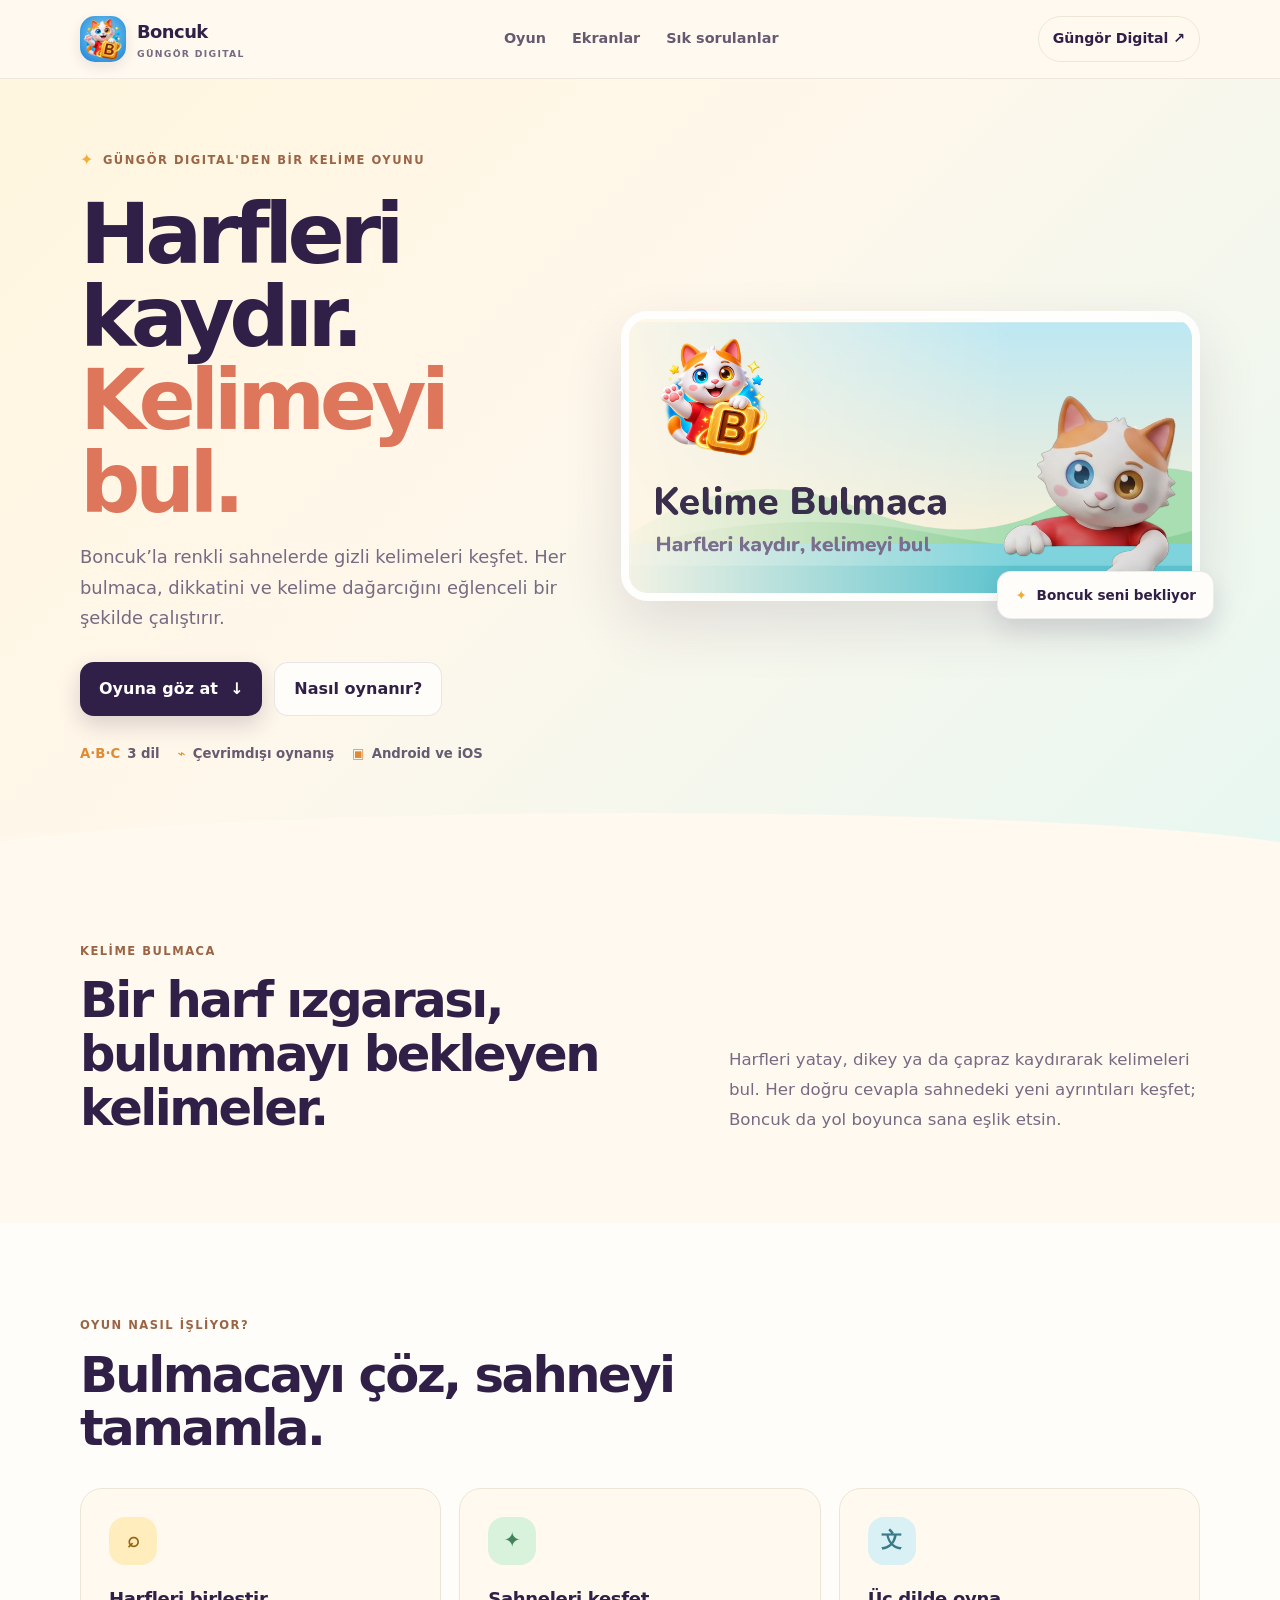
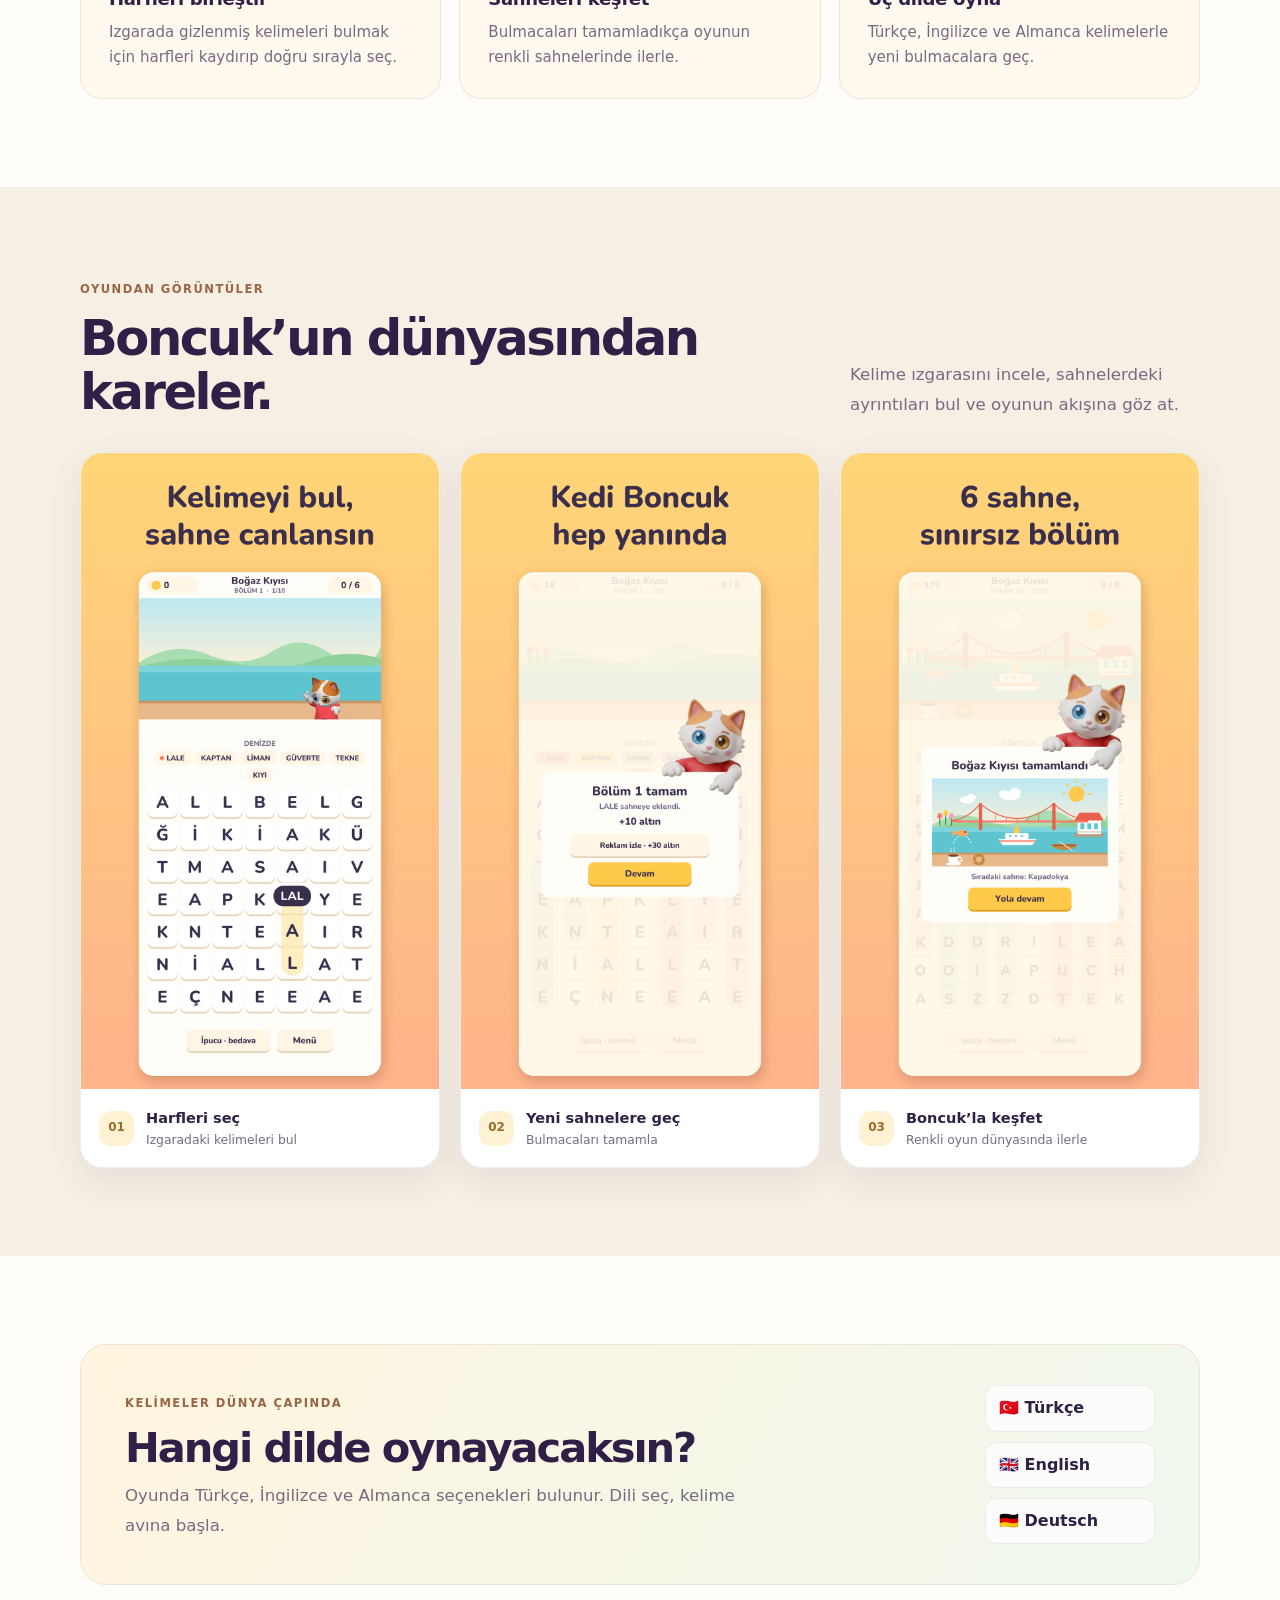
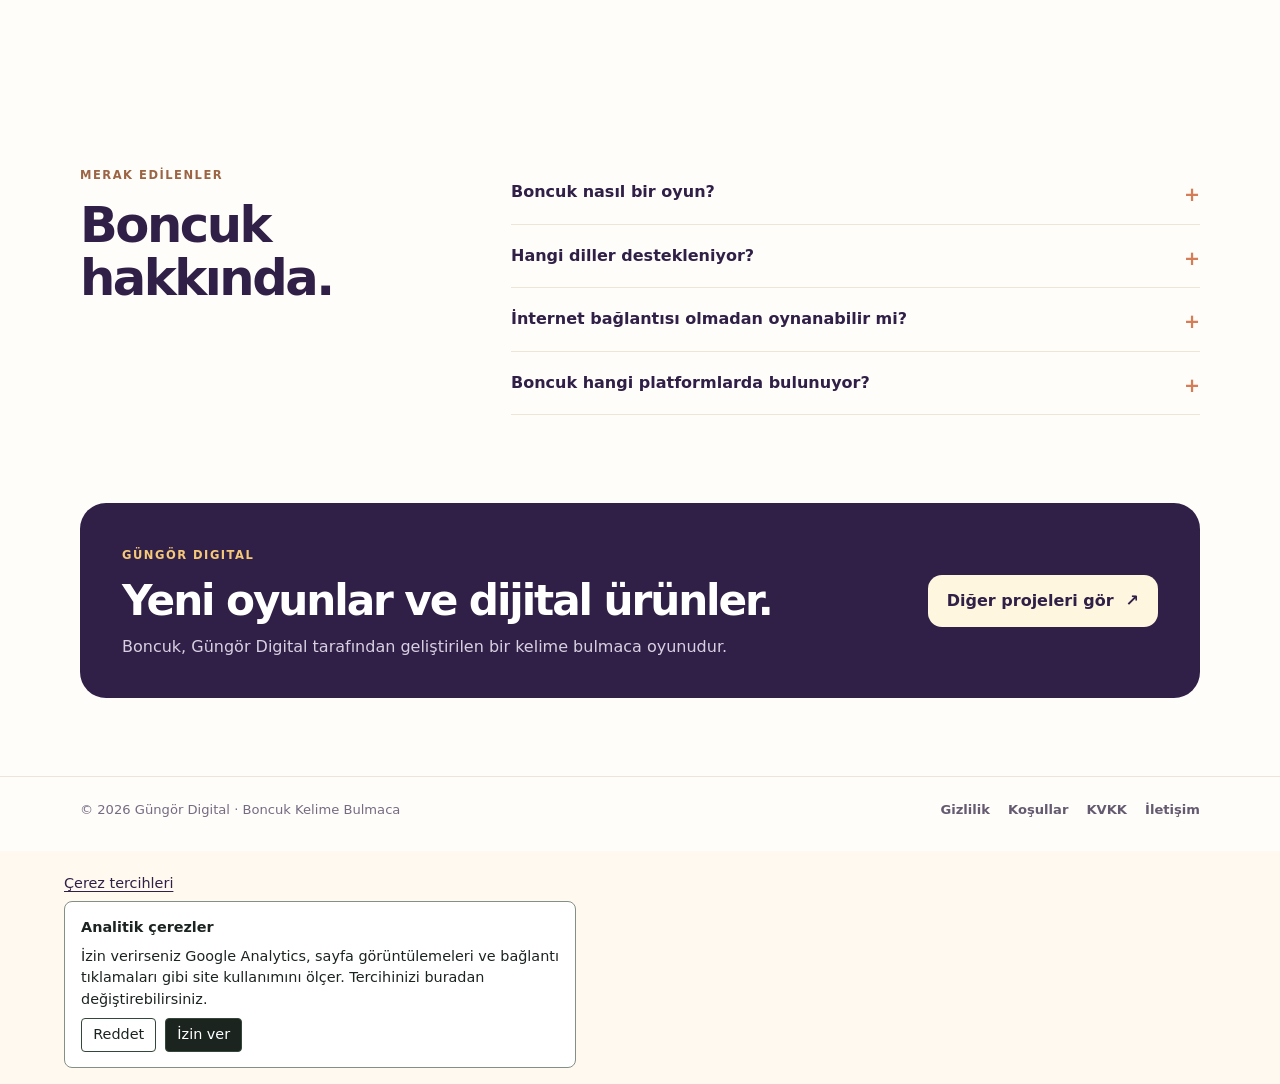
<file: index.html>
<!doctype html>
<html lang="tr">
<head>
<meta charset="utf-8">
<meta name="viewport" content="width=device-width, initial-scale=1">
<title>Boncuk Kelime Bulmaca Oyunu | Güngör Digital</title>
<meta name="description" content="Boncuk ile kelime bulmaca oyna: harf ızgarasında gizli kelimeleri bul, sahneleri tamamla. Türkçe, İngilizce ve Almanca; çevrimdışı oynanış.">
<meta name="robots" content="index,follow,max-image-preview:large">
<link rel="canonical" href="https://boncuk.gungordigital.com/">
<link rel="icon" href="/magaza/ikon_512.png" type="image/png">
<meta name="theme-color" content="#fff8ec">
<meta property="og:type" content="website">
<meta property="og:site_name" content="Güngör Digital">
<meta property="og:locale" content="tr_TR">
<meta property="og:title" content="Boncuk Kelime Bulmaca Oyunu">
<meta property="og:description" content="Harfleri kaydır, gizli kelimeleri bul ve Boncuk ile sahneleri tamamla.">
<meta property="og:url" content="https://boncuk.gungordigital.com/">
<meta property="og:image" content="https://boncuk.gungordigital.com/magaza/one_cikan_tr.png">
<meta name="twitter:card" content="summary_large_image">
<meta name="twitter:title" content="Boncuk Kelime Bulmaca Oyunu">
<meta name="twitter:description" content="Harfleri kaydır, gizli kelimeleri bul ve Boncuk ile sahneleri tamamla.">
<meta name="twitter:image" content="https://boncuk.gungordigital.com/magaza/one_cikan_tr.png">
<link rel="stylesheet" href="/site.css?v=2">
<script type="application/ld+json">
{
  "@context": "https://schema.org",
  "@type": "VideoGame",
  "name": "Boncuk Kelime Bulmaca",
  "url": "https://boncuk.gungordigital.com/",
  "image": "https://boncuk.gungordigital.com/magaza/one_cikan_tr.png",
  "description": "Harf ızgarasında gizli kelimeleri bulup sahneleri tamamladığınız, Türkçe, İngilizce ve Almanca oynanabilen kelime bulmaca oyunu.",
  "genre": ["Word puzzle", "Puzzle"],
  "gamePlatform": ["Android", "iOS"],
  "inLanguage": ["tr", "en", "de"],
  "publisher": {
    "@type": "Organization",
    "name": "Güngör Digital",
    "url": "https://gungordigital.com/"
  }
}
</script>
  <link rel="stylesheet" href="/website-analytics.css">
  <script type="module" src="/website-analytics.js"></script>
</head>
<body>
<a class="skip-link" href="#main">İçeriğe geç</a>
<header class="site-header">
  <div class="wrap nav">
    <a class="brand" href="/" aria-label="Boncuk ana sayfa">
      <img src="/magaza/ikon_512.png" alt="" width="46" height="46">
      <span>Boncuk<small>GÜNGÖR DIGITAL</small></span>
    </a>
    <nav aria-label="Ana menü">
      <a href="#oyun">Oyun</a>
      <a href="#ekranlar">Ekranlar</a>
      <a href="#sss">Sık sorulanlar</a>
    </nav>
    <a class="nav-link" href="https://gungordigital.com/">Güngör Digital <span aria-hidden="true">↗</span></a>
  </div>
</header>
<main id="main">
  <section class="hero" id="oyun">
    <div class="wrap hero-grid">
      <div class="hero-copy">
        <span class="eyebrow"><span class="sparkle" aria-hidden="true">✦</span> GÜNGÖR DIGITAL'DEN BİR KELİME OYUNU</span>
        <h1>Harfleri kaydır.<br><em>Kelimeyi bul.</em></h1>
        <p class="lead">Boncuk’la renkli sahnelerde gizli kelimeleri keşfet. Her bulmaca, dikkatini ve kelime dağarcığını eğlenceli bir şekilde çalıştırır.</p>
        <div class="actions">
          <a class="button button-primary" href="#ekranlar">Oyuna göz at <span aria-hidden="true">↓</span></a>
          <a class="button button-quiet" href="#nasil-oynanir">Nasıl oynanır?</a>
        </div>
        <ul class="quick-facts" aria-label="Oyun özellikleri">
          <li><span aria-hidden="true">A·B·C</span> 3 dil</li>
          <li><span aria-hidden="true">⌁</span> Çevrimdışı oynanış</li>
          <li><span aria-hidden="true">▣</span> Android ve iOS</li>
        </ul>
      </div>
      <div class="hero-art">
        <img src="/magaza/one_cikan_tr.png" width="1024" height="500" alt="Boncuk isimli sevimli kedi ve kelime bulmaca oyununun tanıtım görseli">
        <span class="art-note"><span aria-hidden="true">✦</span> Boncuk seni bekliyor</span>
      </div>
    </div>
    <div class="hero-wave" aria-hidden="true"></div>
  </section>

  <section class="section intro">
    <div class="wrap intro-grid">
      <div>
        <span class="eyebrow">KELİME BULMACA</span>
        <h2>Bir harf ızgarası,<br>bulunmayı bekleyen kelimeler.</h2>
      </div>
      <p>Harfleri yatay, dikey ya da çapraz kaydırarak kelimeleri bul. Her doğru cevapla sahnedeki yeni ayrıntıları keşfet; Boncuk da yol boyunca sana eşlik etsin.</p>
    </div>
  </section>

  <section class="section features" id="nasil-oynanir">
    <div class="wrap">
      <div class="section-heading">
        <span class="eyebrow">OYUN NASIL İŞLİYOR?</span>
        <h2>Bulmacayı çöz, sahneyi tamamla.</h2>
      </div>
      <div class="feature-grid">
        <article class="feature-card">
          <span class="feature-icon icon-yellow" aria-hidden="true">⌕</span>
          <h3>Harfleri birleştir</h3>
          <p>Izgarada gizlenmiş kelimeleri bulmak için harfleri kaydırıp doğru sırayla seç.</p>
        </article>
        <article class="feature-card">
          <span class="feature-icon icon-green" aria-hidden="true">✦</span>
          <h3>Sahneleri keşfet</h3>
          <p>Bulmacaları tamamladıkça oyunun renkli sahnelerinde ilerle.</p>
        </article>
        <article class="feature-card">
          <span class="feature-icon icon-blue" aria-hidden="true">文</span>
          <h3>Üç dilde oyna</h3>
          <p>Türkçe, İngilizce ve Almanca kelimelerle yeni bulmacalara geç.</p>
        </article>
      </div>
    </div>
  </section>

  <section class="section gallery" id="ekranlar">
    <div class="wrap">
      <div class="section-heading gallery-heading">
        <div><span class="eyebrow">OYUNDAN GÖRÜNTÜLER</span><h2>Boncuk’un dünyasından kareler.</h2></div>
        <p>Kelime ızgarasını incele, sahnelerdeki ayrıntıları bul ve oyunun akışına göz at.</p>
      </div>
      <div class="screen-grid">
        <figure class="screen-card">
          <img src="/magaza/tr_1.png" width="1080" height="1920" loading="lazy" decoding="async" alt="Boncuk kelime bulmaca oyununda harf ızgarası ve bulunan kelime">
          <figcaption><span>01</span><div><b>Harfleri seç</b><small>Izgaradaki kelimeleri bul</small></div></figcaption>
        </figure>
        <figure class="screen-card">
          <img src="/magaza/tr_2.png" width="1080" height="1920" loading="lazy" decoding="async" alt="Boncuk oyunundan ikinci Türkçe oyun ekranı">
          <figcaption><span>02</span><div><b>Yeni sahnelere geç</b><small>Bulmacaları tamamla</small></div></figcaption>
        </figure>
        <figure class="screen-card">
          <img src="/magaza/tr_3.png" width="1080" height="1920" loading="lazy" decoding="async" alt="Boncuk oyunundan üçüncü Türkçe oyun ekranı">
          <figcaption><span>03</span><div><b>Boncuk’la keşfet</b><small>Renkli oyun dünyasında ilerle</small></div></figcaption>
        </figure>
      </div>
    </div>
  </section>

  <section class="section languages">
    <div class="wrap language-panel">
      <div>
        <span class="eyebrow">KELİMELER DÜNYA ÇAPINDA</span>
        <h2>Hangi dilde oynayacaksın?</h2>
        <p>Oyunda Türkçe, İngilizce ve Almanca seçenekleri bulunur. Dili seç, kelime avına başla.</p>
      </div>
      <div class="language-list" aria-label="Desteklenen diller">
        <span>🇹🇷 Türkçe</span><span>🇬🇧 English</span><span>🇩🇪 Deutsch</span>
      </div>
    </div>
  </section>

  <section class="section faq" id="sss">
    <div class="wrap faq-grid">
      <div class="section-heading"><span class="eyebrow">MERAK EDİLENLER</span><h2>Boncuk hakkında.</h2></div>
      <div class="faq-list">
        <details><summary>Boncuk nasıl bir oyun?</summary><p>Boncuk, harf ızgarasındaki gizli kelimeleri bulduğun bir kelime bulmaca oyunudur. Doğru kelimelerle sahnelerde ilerlersin.</p></details>
        <details><summary>Hangi diller destekleniyor?</summary><p>Oyun Türkçe, İngilizce ve Almanca seçenekleri sunar.</p></details>
        <details><summary>İnternet bağlantısı olmadan oynanabilir mi?</summary><p>Oyun çevrimdışı oynanışı destekler.</p></details>
        <details><summary>Boncuk hangi platformlarda bulunuyor?</summary><p>Oyun Android ve iOS için geliştirildi. Mağaza bağlantıları hazır olduğunda bu sayfada paylaşılacaktır.</p></details>
      </div>
    </div>
  </section>

  <section class="closing">
    <div class="wrap closing-box">
      <div><span class="eyebrow">GÜNGÖR DIGITAL</span><h2>Yeni oyunlar ve dijital ürünler.</h2><p>Boncuk, Güngör Digital tarafından geliştirilen bir kelime bulmaca oyunudur.</p></div>
      <a class="button button-light" href="https://gungordigital.com/">Diğer projeleri gör <span aria-hidden="true">↗</span></a>
    </div>
  </section>
</main>
<footer class="footer">
  <div class="wrap footer-row">
    <span>© 2026 Güngör Digital · Boncuk Kelime Bulmaca</span>
    <nav aria-label="Yasal bağlantılar">
      <a href="/privacy.html">Gizlilik</a><a href="/terms.html">Koşullar</a><a href="/kvkk.html">KVKK</a><a href="mailto:destek@gungordigital.com">İletişim</a>
    </nav>
  </div>
</footer>
</body>
</html>
</file>
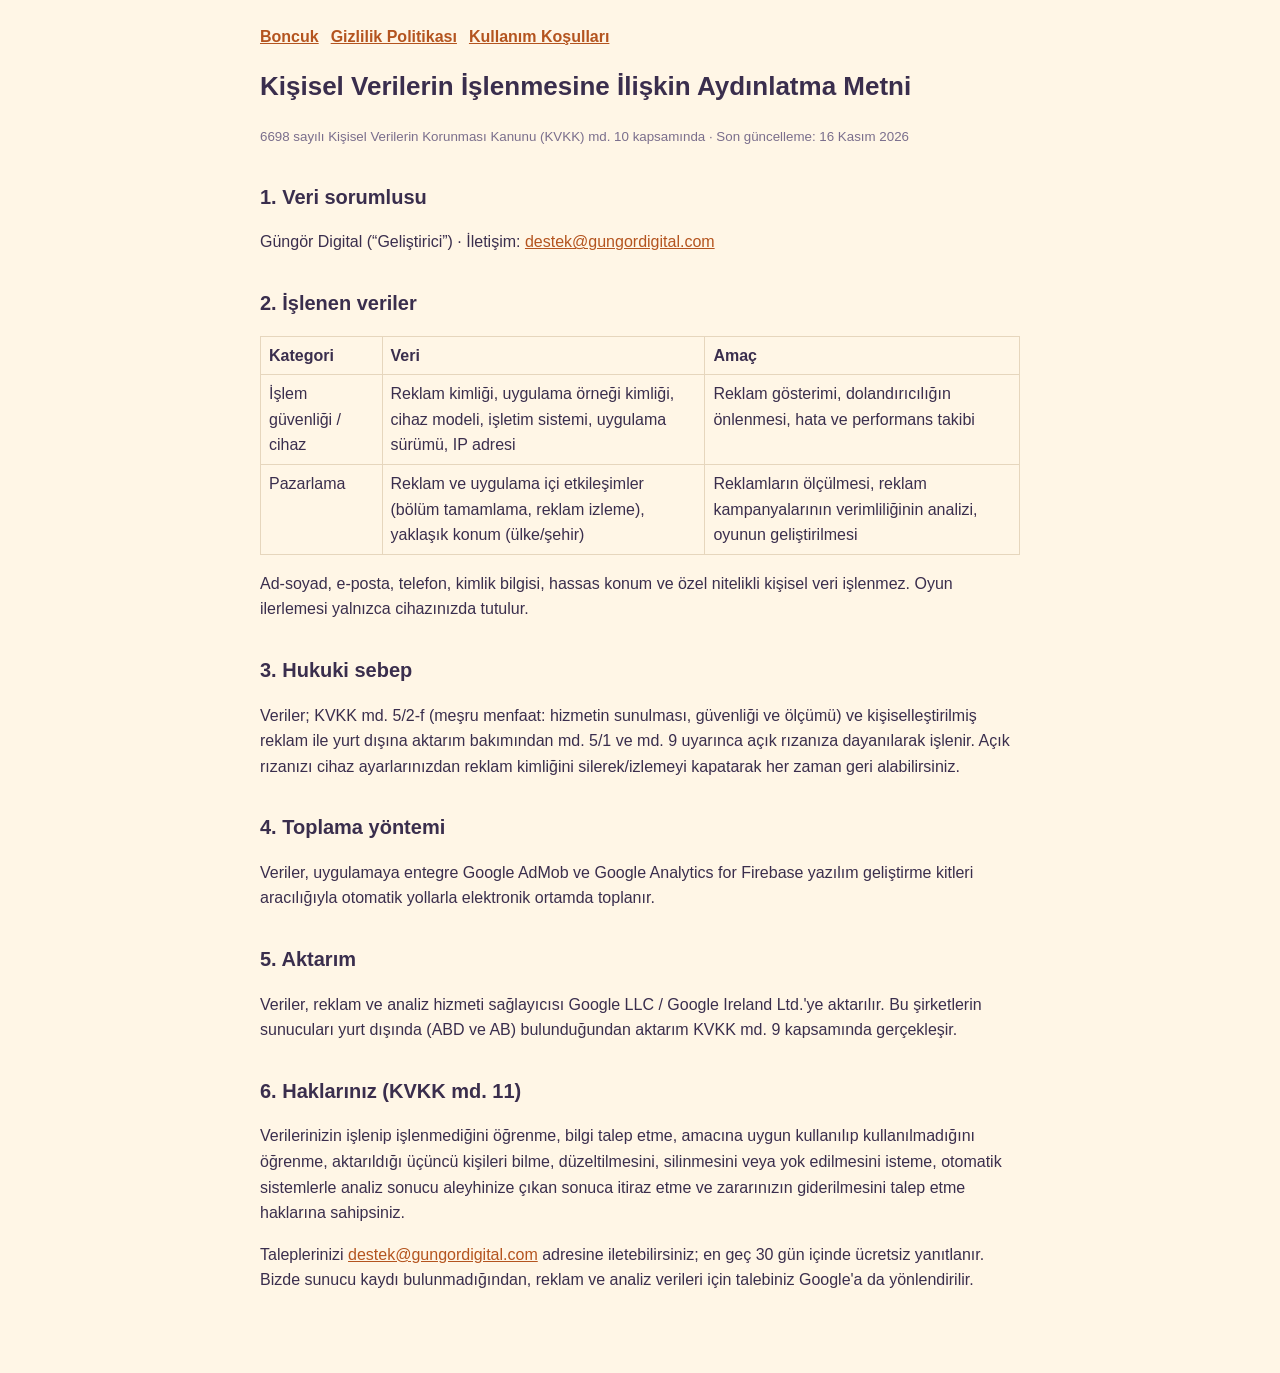
<file: kvkk.html>
<!doctype html><html lang="tr"><head><meta charset="utf-8"><meta name="viewport" content="width=device-width,initial-scale=1">
<title>KVKK Aydınlatma Metni – Boncuk</title><link rel="stylesheet" href="_stil.css"></head><body><main>
<nav><a href="index.html">Boncuk</a><a href="privacy.html">Gizlilik Politikası</a><a href="terms.html">Kullanım Koşulları</a></nav>
<h1>Kişisel Verilerin İşlenmesine İlişkin Aydınlatma Metni</h1>
<p><small>6698 sayılı Kişisel Verilerin Korunması Kanunu (KVKK) md. 10 kapsamında · Son güncelleme: 16 Kasım 2026</small></p>
<h2>1. Veri sorumlusu</h2>
<p>Güngör Digital (“Geliştirici”) · İletişim: <a href="mailto:destek@gungordigital.com">destek@gungordigital.com</a></p>
<h2>2. İşlenen veriler</h2>
<table><tr><th>Kategori</th><th>Veri</th><th>Amaç</th></tr>
<tr><td>İşlem güvenliği / cihaz</td><td>Reklam kimliği, uygulama örneği kimliği, cihaz modeli, işletim sistemi, uygulama sürümü, IP adresi</td><td>Reklam gösterimi, dolandırıcılığın önlenmesi, hata ve performans takibi</td></tr>
<tr><td>Pazarlama</td><td>Reklam ve uygulama içi etkileşimler (bölüm tamamlama, reklam izleme), yaklaşık konum (ülke/şehir)</td><td>Reklamların ölçülmesi, reklam kampanyalarının verimliliğinin analizi, oyunun geliştirilmesi</td></tr></table>
<p>Ad-soyad, e-posta, telefon, kimlik bilgisi, hassas konum ve özel nitelikli kişisel veri işlenmez. Oyun ilerlemesi yalnızca cihazınızda tutulur.</p>
<h2>3. Hukuki sebep</h2>
<p>Veriler; KVKK md. 5/2-f (meşru menfaat: hizmetin sunulması, güvenliği ve ölçümü) ve kişiselleştirilmiş reklam ile yurt dışına aktarım bakımından md. 5/1 ve md. 9 uyarınca açık rızanıza dayanılarak işlenir. Açık rızanızı cihaz ayarlarınızdan reklam kimliğini silerek/izlemeyi kapatarak her zaman geri alabilirsiniz.</p>
<h2>4. Toplama yöntemi</h2>
<p>Veriler, uygulamaya entegre Google AdMob ve Google Analytics for Firebase yazılım geliştirme kitleri aracılığıyla otomatik yollarla elektronik ortamda toplanır.</p>
<h2>5. Aktarım</h2>
<p>Veriler, reklam ve analiz hizmeti sağlayıcısı Google LLC / Google Ireland Ltd.'ye aktarılır. Bu şirketlerin sunucuları yurt dışında (ABD ve AB) bulunduğundan aktarım KVKK md. 9 kapsamında gerçekleşir.</p>
<h2>6. Haklarınız (KVKK md. 11)</h2>
<p>Verilerinizin işlenip işlenmediğini öğrenme, bilgi talep etme, amacına uygun kullanılıp kullanılmadığını öğrenme, aktarıldığı üçüncü kişileri bilme, düzeltilmesini, silinmesini veya yok edilmesini isteme, otomatik sistemlerle analiz sonucu aleyhinize çıkan sonuca itiraz etme ve zararınızın giderilmesini talep etme haklarına sahipsiniz.</p>
<p>Taleplerinizi <a href="mailto:destek@gungordigital.com">destek@gungordigital.com</a> adresine iletebilirsiniz; en geç 30 gün içinde ücretsiz yanıtlanır. Bizde sunucu kaydı bulunmadığından, reklam ve analiz verileri için talebiniz Google'a da yönlendirilir.</p>
</main></body></html>
</file>
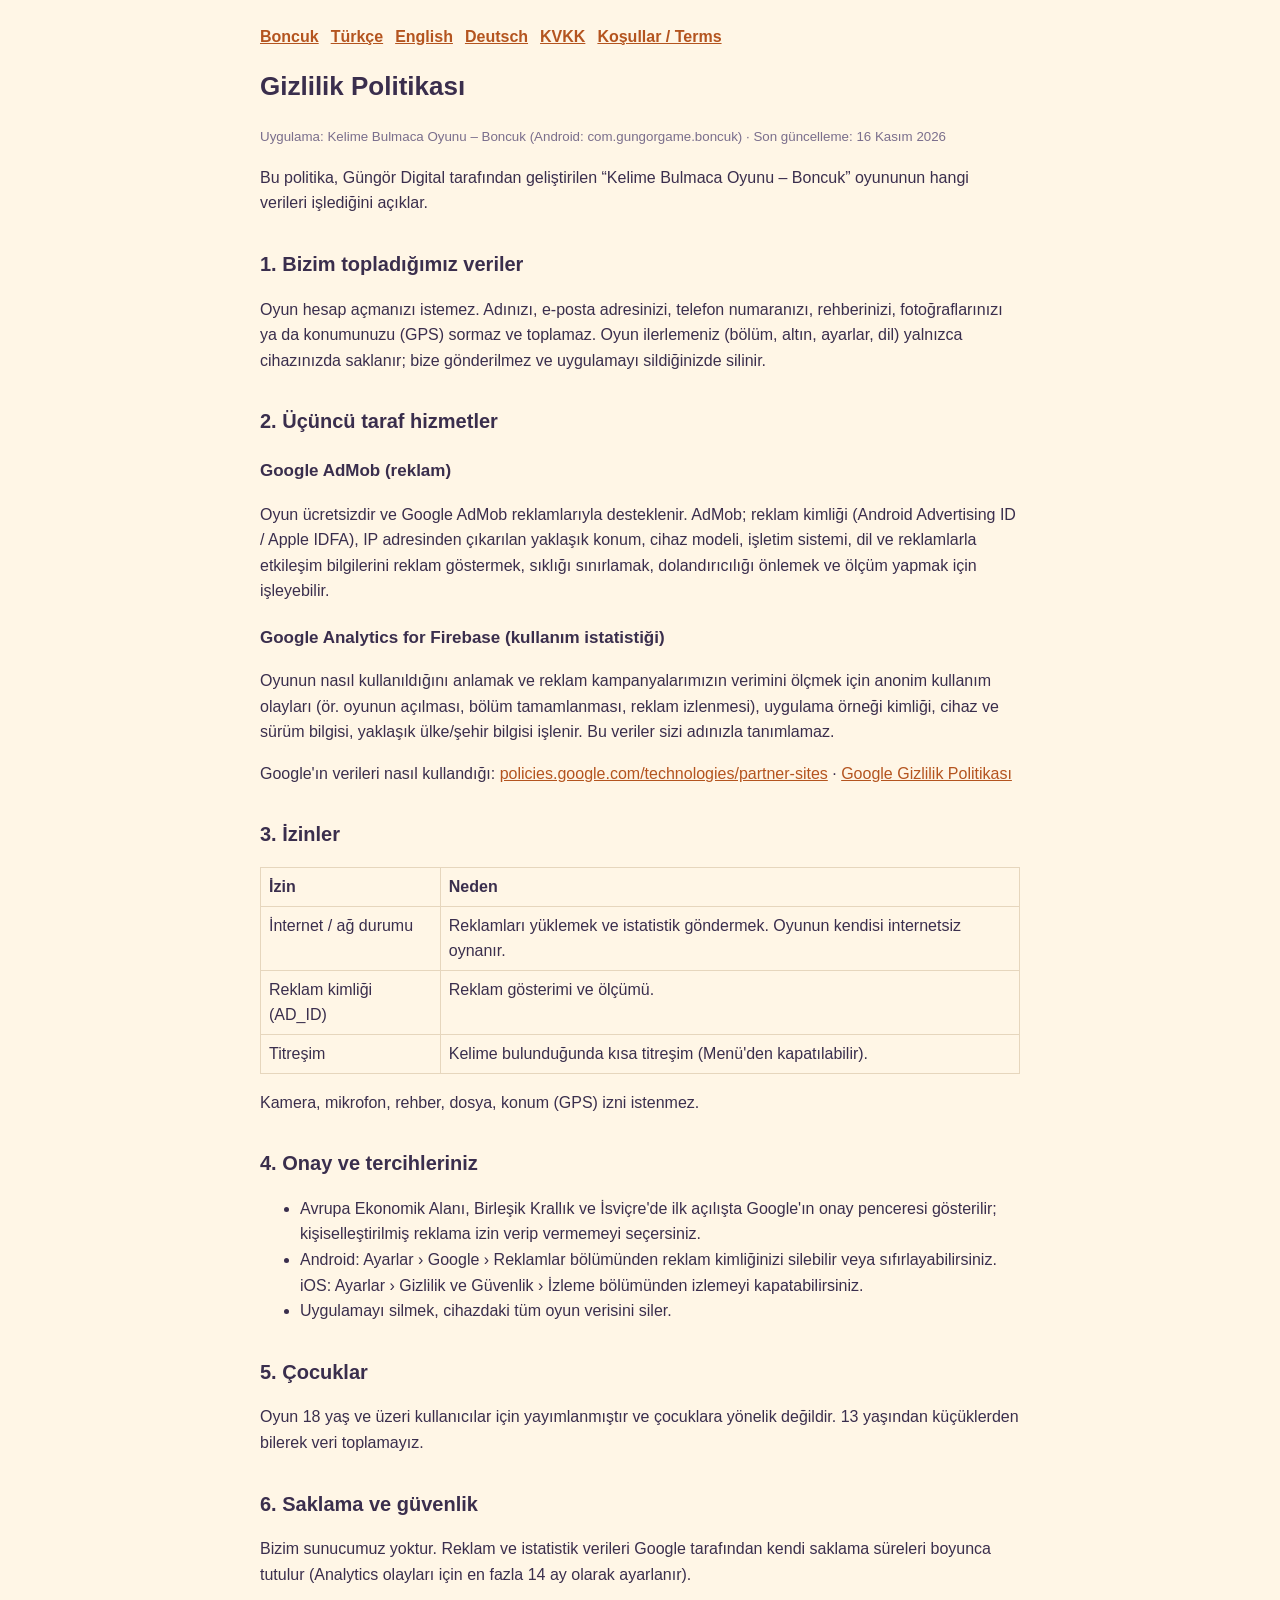
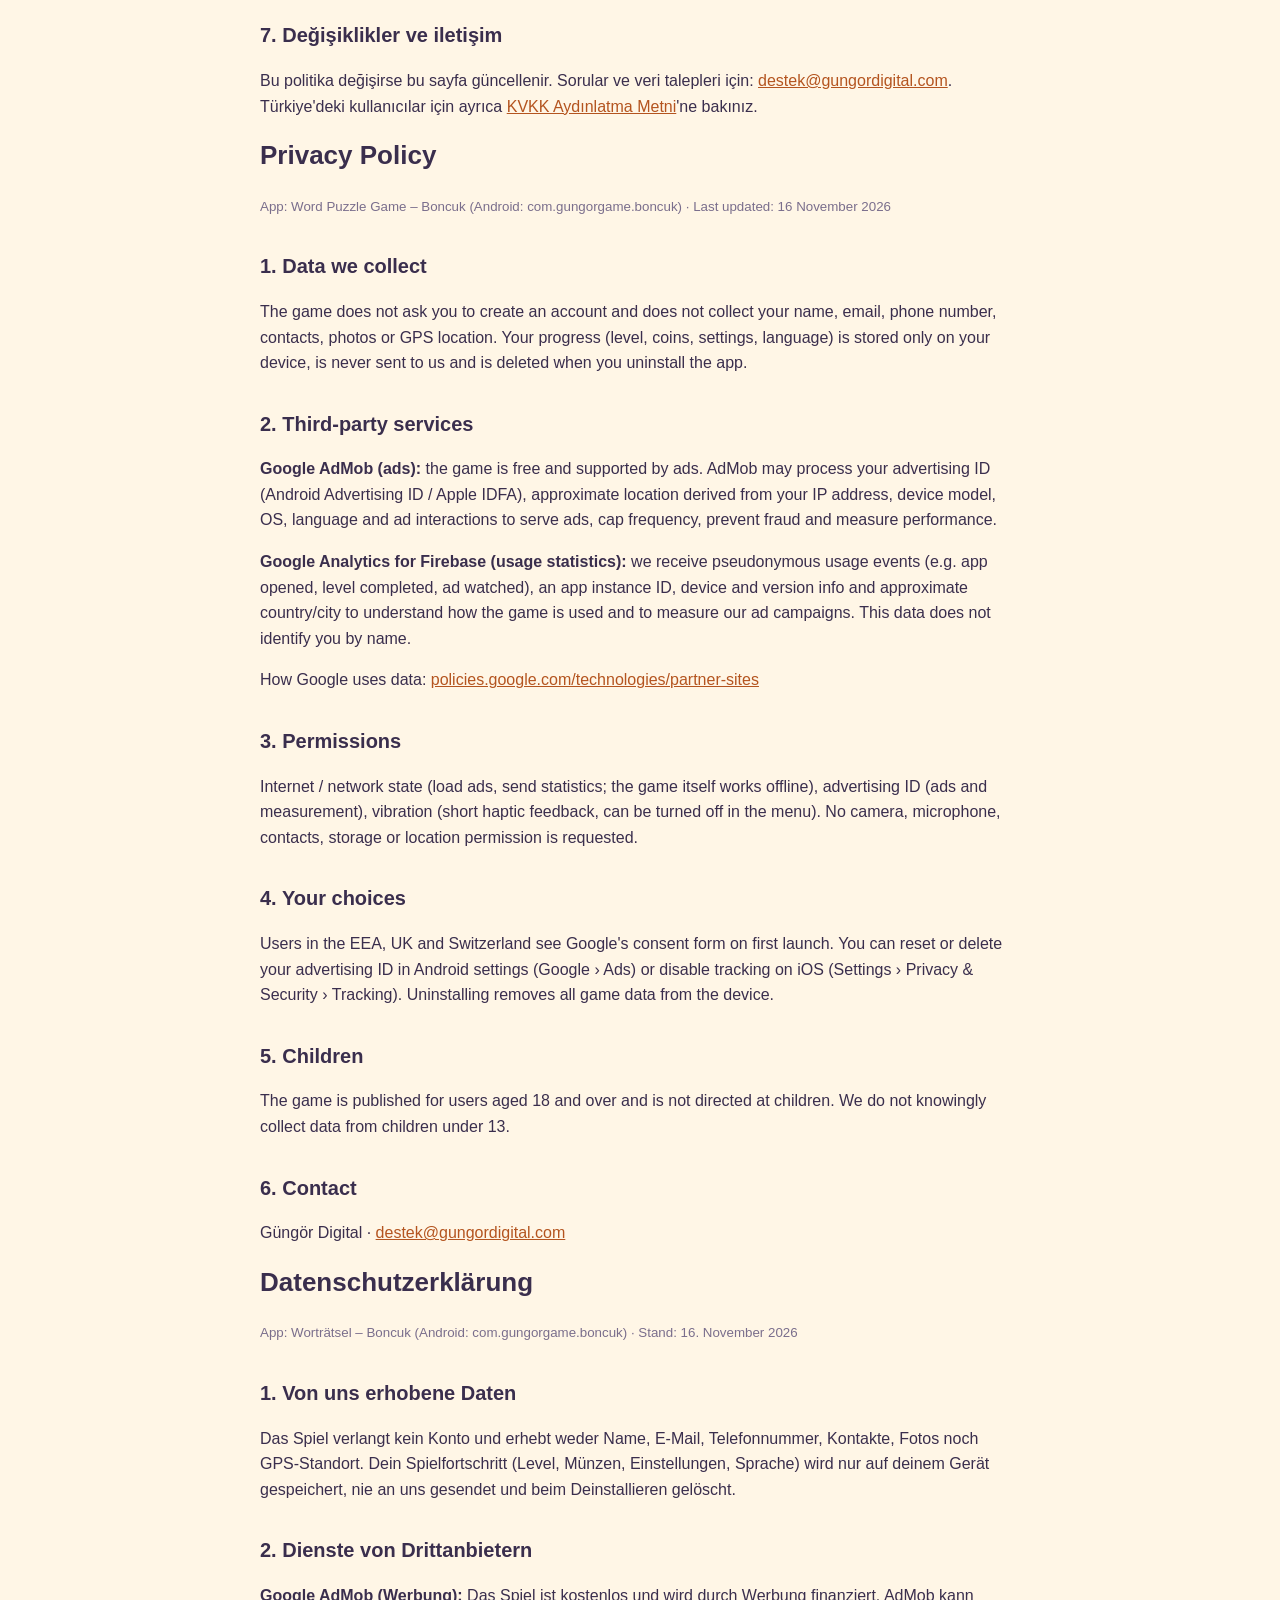
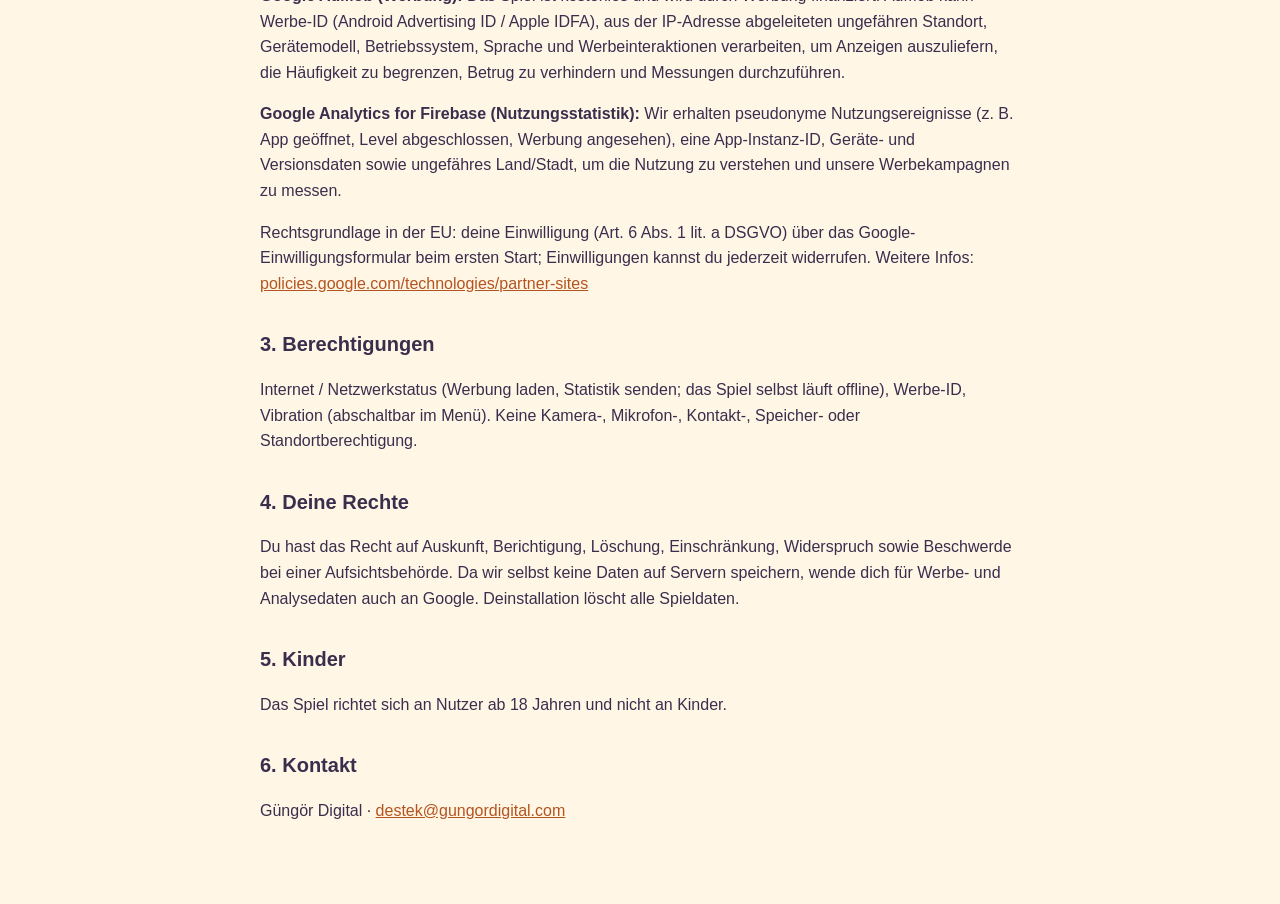
<file: privacy.html>
<!doctype html><html lang="tr"><head><meta charset="utf-8"><meta name="viewport" content="width=device-width,initial-scale=1">
<title>Gizlilik Politikası – Boncuk</title><link rel="stylesheet" href="_stil.css"></head><body><main>
<nav><a href="index.html">Boncuk</a><a href="#tr">Türkçe</a><a href="#en">English</a><a href="#de">Deutsch</a><a href="kvkk.html">KVKK</a><a href="terms.html">Koşullar / Terms</a></nav>

<section id="tr">
<h1>Gizlilik Politikası</h1>
<p><small>Uygulama: Kelime Bulmaca Oyunu – Boncuk (Android: com.gungorgame.boncuk) · Son güncelleme: 16 Kasım 2026</small></p>
<p>Bu politika, Güngör Digital tarafından geliştirilen “Kelime Bulmaca Oyunu – Boncuk” oyununun hangi verileri işlediğini açıklar.</p>
<h2>1. Bizim topladığımız veriler</h2>
<p>Oyun hesap açmanızı istemez. Adınızı, e-posta adresinizi, telefon numaranızı, rehberinizi, fotoğraflarınızı ya da konumunuzu (GPS) sormaz ve toplamaz. Oyun ilerlemeniz (bölüm, altın, ayarlar, dil) yalnızca cihazınızda saklanır; bize gönderilmez ve uygulamayı sildiğinizde silinir.</p>
<h2>2. Üçüncü taraf hizmetler</h2>
<h3>Google AdMob (reklam)</h3>
<p>Oyun ücretsizdir ve Google AdMob reklamlarıyla desteklenir. AdMob; reklam kimliği (Android Advertising ID / Apple IDFA), IP adresinden çıkarılan yaklaşık konum, cihaz modeli, işletim sistemi, dil ve reklamlarla etkileşim bilgilerini reklam göstermek, sıklığı sınırlamak, dolandırıcılığı önlemek ve ölçüm yapmak için işleyebilir.</p>
<h3>Google Analytics for Firebase (kullanım istatistiği)</h3>
<p>Oyunun nasıl kullanıldığını anlamak ve reklam kampanyalarımızın verimini ölçmek için anonim kullanım olayları (ör. oyunun açılması, bölüm tamamlanması, reklam izlenmesi), uygulama örneği kimliği, cihaz ve sürüm bilgisi, yaklaşık ülke/şehir bilgisi işlenir. Bu veriler sizi adınızla tanımlamaz.</p>
<p>Google'ın verileri nasıl kullandığı: <a href="https://policies.google.com/technologies/partner-sites">policies.google.com/technologies/partner-sites</a> · <a href="https://policies.google.com/privacy">Google Gizlilik Politikası</a></p>
<h2>3. İzinler</h2>
<table><tr><th>İzin</th><th>Neden</th></tr>
<tr><td>İnternet / ağ durumu</td><td>Reklamları yüklemek ve istatistik göndermek. Oyunun kendisi internetsiz oynanır.</td></tr>
<tr><td>Reklam kimliği (AD_ID)</td><td>Reklam gösterimi ve ölçümü.</td></tr>
<tr><td>Titreşim</td><td>Kelime bulunduğunda kısa titreşim (Menü'den kapatılabilir).</td></tr></table>
<p>Kamera, mikrofon, rehber, dosya, konum (GPS) izni istenmez.</p>
<h2>4. Onay ve tercihleriniz</h2>
<ul><li>Avrupa Ekonomik Alanı, Birleşik Krallık ve İsviçre'de ilk açılışta Google'ın onay penceresi gösterilir; kişiselleştirilmiş reklama izin verip vermemeyi seçersiniz.</li>
<li>Android: Ayarlar › Google › Reklamlar bölümünden reklam kimliğinizi silebilir veya sıfırlayabilirsiniz. iOS: Ayarlar › Gizlilik ve Güvenlik › İzleme bölümünden izlemeyi kapatabilirsiniz.</li>
<li>Uygulamayı silmek, cihazdaki tüm oyun verisini siler.</li></ul>
<h2>5. Çocuklar</h2>
<p>Oyun 18 yaş ve üzeri kullanıcılar için yayımlanmıştır ve çocuklara yönelik değildir. 13 yaşından küçüklerden bilerek veri toplamayız.</p>
<h2>6. Saklama ve güvenlik</h2>
<p>Bizim sunucumuz yoktur. Reklam ve istatistik verileri Google tarafından kendi saklama süreleri boyunca tutulur (Analytics olayları için en fazla 14 ay olarak ayarlanır).</p>
<h2>7. Değişiklikler ve iletişim</h2>
<p>Bu politika değişirse bu sayfa güncellenir. Sorular ve veri talepleri için: <a href="mailto:destek@gungordigital.com">destek@gungordigital.com</a>. Türkiye'deki kullanıcılar için ayrıca <a href="kvkk.html">KVKK Aydınlatma Metni</a>'ne bakınız.</p>
</section>

<section id="en">
<h1>Privacy Policy</h1>
<p><small>App: Word Puzzle Game – Boncuk (Android: com.gungorgame.boncuk) · Last updated: 16 November 2026</small></p>
<h2>1. Data we collect</h2>
<p>The game does not ask you to create an account and does not collect your name, email, phone number, contacts, photos or GPS location. Your progress (level, coins, settings, language) is stored only on your device, is never sent to us and is deleted when you uninstall the app.</p>
<h2>2. Third-party services</h2>
<p><b>Google AdMob (ads):</b> the game is free and supported by ads. AdMob may process your advertising ID (Android Advertising ID / Apple IDFA), approximate location derived from your IP address, device model, OS, language and ad interactions to serve ads, cap frequency, prevent fraud and measure performance.</p>
<p><b>Google Analytics for Firebase (usage statistics):</b> we receive pseudonymous usage events (e.g. app opened, level completed, ad watched), an app instance ID, device and version info and approximate country/city to understand how the game is used and to measure our ad campaigns. This data does not identify you by name.</p>
<p>How Google uses data: <a href="https://policies.google.com/technologies/partner-sites">policies.google.com/technologies/partner-sites</a></p>
<h2>3. Permissions</h2>
<p>Internet / network state (load ads, send statistics; the game itself works offline), advertising ID (ads and measurement), vibration (short haptic feedback, can be turned off in the menu). No camera, microphone, contacts, storage or location permission is requested.</p>
<h2>4. Your choices</h2>
<p>Users in the EEA, UK and Switzerland see Google's consent form on first launch. You can reset or delete your advertising ID in Android settings (Google › Ads) or disable tracking on iOS (Settings › Privacy & Security › Tracking). Uninstalling removes all game data from the device.</p>
<h2>5. Children</h2>
<p>The game is published for users aged 18 and over and is not directed at children. We do not knowingly collect data from children under 13.</p>
<h2>6. Contact</h2>
<p>Güngör Digital · <a href="mailto:destek@gungordigital.com">destek@gungordigital.com</a></p>
</section>

<section id="de">
<h1>Datenschutzerklärung</h1>
<p><small>App: Worträtsel – Boncuk (Android: com.gungorgame.boncuk) · Stand: 16. November 2026</small></p>
<h2>1. Von uns erhobene Daten</h2>
<p>Das Spiel verlangt kein Konto und erhebt weder Name, E-Mail, Telefonnummer, Kontakte, Fotos noch GPS-Standort. Dein Spielfortschritt (Level, Münzen, Einstellungen, Sprache) wird nur auf deinem Gerät gespeichert, nie an uns gesendet und beim Deinstallieren gelöscht.</p>
<h2>2. Dienste von Drittanbietern</h2>
<p><b>Google AdMob (Werbung):</b> Das Spiel ist kostenlos und wird durch Werbung finanziert. AdMob kann Werbe-ID (Android Advertising ID / Apple IDFA), aus der IP-Adresse abgeleiteten ungefähren Standort, Gerätemodell, Betriebssystem, Sprache und Werbeinteraktionen verarbeiten, um Anzeigen auszuliefern, die Häufigkeit zu begrenzen, Betrug zu verhindern und Messungen durchzuführen.</p>
<p><b>Google Analytics for Firebase (Nutzungsstatistik):</b> Wir erhalten pseudonyme Nutzungsereignisse (z. B. App geöffnet, Level abgeschlossen, Werbung angesehen), eine App-Instanz-ID, Geräte- und Versionsdaten sowie ungefähres Land/Stadt, um die Nutzung zu verstehen und unsere Werbekampagnen zu messen.</p>
<p>Rechtsgrundlage in der EU: deine Einwilligung (Art. 6 Abs. 1 lit. a DSGVO) über das Google-Einwilligungsformular beim ersten Start; Einwilligungen kannst du jederzeit widerrufen. Weitere Infos: <a href="https://policies.google.com/technologies/partner-sites">policies.google.com/technologies/partner-sites</a></p>
<h2>3. Berechtigungen</h2>
<p>Internet / Netzwerkstatus (Werbung laden, Statistik senden; das Spiel selbst läuft offline), Werbe-ID, Vibration (abschaltbar im Menü). Keine Kamera-, Mikrofon-, Kontakt-, Speicher- oder Standortberechtigung.</p>
<h2>4. Deine Rechte</h2>
<p>Du hast das Recht auf Auskunft, Berichtigung, Löschung, Einschränkung, Widerspruch sowie Beschwerde bei einer Aufsichtsbehörde. Da wir selbst keine Daten auf Servern speichern, wende dich für Werbe- und Analysedaten auch an Google. Deinstallation löscht alle Spieldaten.</p>
<h2>5. Kinder</h2>
<p>Das Spiel richtet sich an Nutzer ab 18 Jahren und nicht an Kinder.</p>
<h2>6. Kontakt</h2>
<p>Güngör Digital · <a href="mailto:destek@gungordigital.com">destek@gungordigital.com</a></p>
</section>
</main></body></html>
</file>
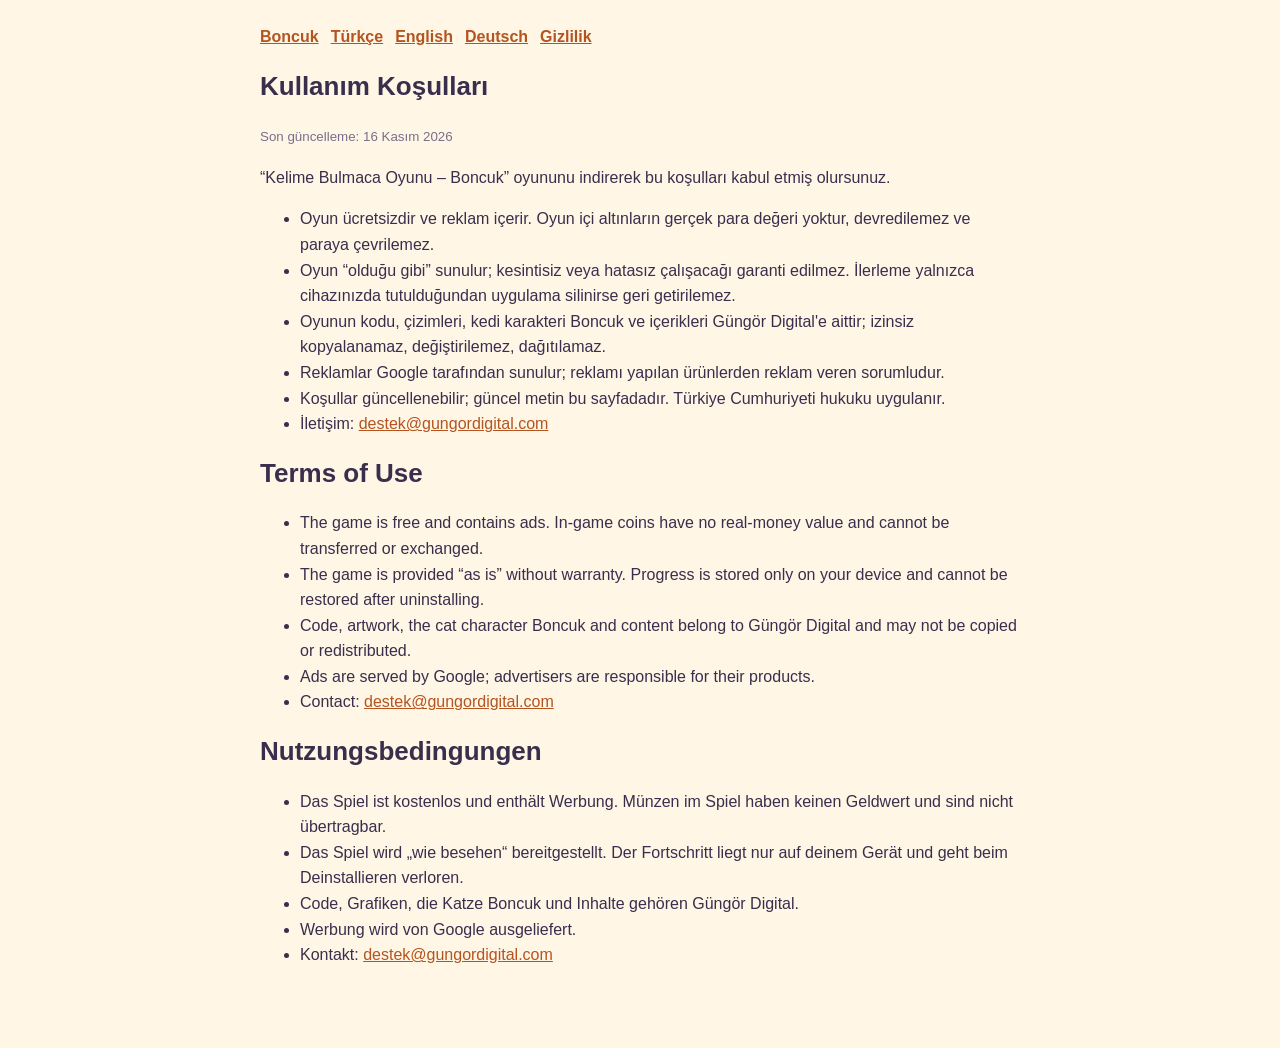
<file: terms.html>
<!doctype html><html lang="tr"><head><meta charset="utf-8"><meta name="viewport" content="width=device-width,initial-scale=1">
<title>Kullanım Koşulları – Boncuk</title><link rel="stylesheet" href="_stil.css"></head><body><main>
<nav><a href="index.html">Boncuk</a><a href="#tr">Türkçe</a><a href="#en">English</a><a href="#de">Deutsch</a><a href="privacy.html">Gizlilik</a></nav>
<section id="tr"><h1>Kullanım Koşulları</h1><p><small>Son güncelleme: 16 Kasım 2026</small></p>
<p>“Kelime Bulmaca Oyunu – Boncuk” oyununu indirerek bu koşulları kabul etmiş olursunuz.</p>
<ul><li>Oyun ücretsizdir ve reklam içerir. Oyun içi altınların gerçek para değeri yoktur, devredilemez ve paraya çevrilemez.</li>
<li>Oyun “olduğu gibi” sunulur; kesintisiz veya hatasız çalışacağı garanti edilmez. İlerleme yalnızca cihazınızda tutulduğundan uygulama silinirse geri getirilemez.</li>
<li>Oyunun kodu, çizimleri, kedi karakteri Boncuk ve içerikleri Güngör Digital'e aittir; izinsiz kopyalanamaz, değiştirilemez, dağıtılamaz.</li>
<li>Reklamlar Google tarafından sunulur; reklamı yapılan ürünlerden reklam veren sorumludur.</li>
<li>Koşullar güncellenebilir; güncel metin bu sayfadadır. Türkiye Cumhuriyeti hukuku uygulanır.</li>
<li>İletişim: <a href="mailto:destek@gungordigital.com">destek@gungordigital.com</a></li></ul></section>
<section id="en"><h1>Terms of Use</h1>
<ul><li>The game is free and contains ads. In-game coins have no real-money value and cannot be transferred or exchanged.</li>
<li>The game is provided “as is” without warranty. Progress is stored only on your device and cannot be restored after uninstalling.</li>
<li>Code, artwork, the cat character Boncuk and content belong to Güngör Digital and may not be copied or redistributed.</li>
<li>Ads are served by Google; advertisers are responsible for their products.</li>
<li>Contact: <a href="mailto:destek@gungordigital.com">destek@gungordigital.com</a></li></ul></section>
<section id="de"><h1>Nutzungsbedingungen</h1>
<ul><li>Das Spiel ist kostenlos und enthält Werbung. Münzen im Spiel haben keinen Geldwert und sind nicht übertragbar.</li>
<li>Das Spiel wird „wie besehen“ bereitgestellt. Der Fortschritt liegt nur auf deinem Gerät und geht beim Deinstallieren verloren.</li>
<li>Code, Grafiken, die Katze Boncuk und Inhalte gehören Güngör Digital.</li>
<li>Werbung wird von Google ausgeliefert.</li>
<li>Kontakt: <a href="mailto:destek@gungordigital.com">destek@gungordigital.com</a></li></ul></section>
</main></body></html>
</file>
<file: site.css>
:root{color-scheme:light;--ink:#302047;--muted:#756b83;--paper:#fff9ef;--white:#fffdf9;--line:#eee5d7;--pink:#f28f8a;--orange:#ed8c32;--gold:#ffd36f;--mint:#b9e4c7;--blue:#b8e3ed;--shadow:0 24px 60px rgba(49,32,72,.12)}
*{box-sizing:border-box}
html{scroll-behavior:smooth;scroll-padding-top:88px}
body{margin:0;background:var(--paper);color:var(--ink);font:16px/1.65 system-ui,-apple-system,BlinkMacSystemFont,"Segoe UI",sans-serif}
a{color:inherit;text-decoration:none}
a:hover{text-decoration:none}
img{display:block;max-width:100%;height:auto}
.wrap{width:min(1120px,calc(100% - 40px));margin-inline:auto}
.skip-link{position:absolute;left:-999px;top:auto}.skip-link:focus{left:16px;top:16px;z-index:99;padding:10px 14px;background:#fff;border-radius:8px}
.site-header{position:sticky;top:0;z-index:10;background:rgba(255,249,239,.9);backdrop-filter:blur(14px);border-bottom:1px solid rgba(48,32,71,.08)}
.nav{min-height:78px;display:flex;align-items:center;justify-content:space-between;gap:24px}
.brand{display:inline-flex;align-items:center;gap:11px;font-size:1.12rem;font-weight:850;letter-spacing:-.03em}
.brand img{border-radius:15px;box-shadow:0 5px 14px rgba(48,32,71,.1)}
.brand small{display:block;color:var(--muted);font-size:.58rem;letter-spacing:.14em;font-weight:750}
nav{display:flex;align-items:center;gap:26px}
nav a{font-size:.9rem;font-weight:650;color:#655b71}
nav a:hover,.nav-link:hover{color:#bb622d}
.nav-link{padding:10px 14px;border:1px solid var(--line);border-radius:999px;font-size:.88rem;font-weight:700}
.hero{position:relative;overflow:hidden;padding:68px 0 80px;background:linear-gradient(135deg,#fff6df 0%,#fff7eb 44%,#e8f7f1 100%)}
.hero-grid{position:relative;z-index:1;display:grid;grid-template-columns:.92fr 1.08fr;align-items:center;gap:48px}
.eyebrow{display:inline-flex;align-items:center;gap:8px;color:#9b6545;font-size:.72rem;font-weight:850;letter-spacing:.13em}
.sparkle{color:#f3ae37;font-size:1rem}
.hero h1{margin:20px 0 17px;font-size:clamp(3rem,6.6vw,5.7rem);line-height:.98;letter-spacing:-.065em}
.hero h1 em{font-style:normal;color:#dd765b}
.lead{max-width:510px;color:var(--muted);font-size:1.12rem;line-height:1.7}
.actions{display:flex;flex-wrap:wrap;gap:12px;margin-top:28px}
.button{display:inline-flex;align-items:center;justify-content:center;gap:12px;padding:13px 19px;border-radius:14px;font-weight:800;transition:transform .18s ease,box-shadow .18s ease}
.button:hover{transform:translateY(-2px)}
.button-primary{color:#fff;background:var(--ink);box-shadow:0 9px 22px rgba(48,32,71,.18)}
.button-quiet{background:rgba(255,255,255,.7);border:1px solid rgba(48,32,71,.1)}
.quick-facts{display:flex;flex-wrap:wrap;gap:10px 18px;margin:27px 0 0;padding:0;list-style:none;color:#665c72;font-size:.83rem;font-weight:700}
.quick-facts li{display:flex;align-items:center;gap:7px}.quick-facts li span{color:#df8b35;font-weight:900}
.hero-art{position:relative}
.hero-art img{width:100%;border:8px solid rgba(255,255,255,.85);border-radius:27px;box-shadow:var(--shadow)}
.art-note{position:absolute;right:-14px;bottom:-18px;padding:12px 17px;border:1px solid rgba(48,32,71,.08);border-radius:14px;background:#fffdf9;box-shadow:0 12px 24px rgba(48,32,71,.12);font-size:.85rem;font-weight:800}
.art-note span{color:#f0ad34;margin-right:5px}
.hero-wave{position:absolute;left:-5%;right:-5%;bottom:-68px;height:100px;border-radius:50% 50% 0 0;background:var(--paper)}
.section{padding:88px 0}
.intro{padding-top:92px}
.intro-grid{display:grid;grid-template-columns:1fr .8fr;align-items:end;gap:60px}
h2{margin:11px 0 0;font-size:clamp(2rem,4vw,3.1rem);line-height:1.08;letter-spacing:-.05em}
.intro-grid>p,.section-heading>p,.language-panel p{margin:0;color:var(--muted);font-size:1.04rem;line-height:1.8}
.features{background:#fffdf9}
.section-heading{max-width:700px;margin-bottom:32px}
.feature-grid{display:grid;grid-template-columns:repeat(3,1fr);gap:18px}
.feature-card{padding:28px;border:1px solid var(--line);border-radius:22px;background:var(--paper)}
.feature-icon{width:48px;height:48px;display:grid;place-items:center;border-radius:16px;font-size:1.3rem;font-weight:850}
.icon-yellow{background:#ffedbd;color:#976315}.icon-green{background:#d8f2dc;color:#43835a}.icon-blue{background:#d9f1f4;color:#397a8b}
.feature-card h3{margin:19px 0 7px;font-size:1.13rem;letter-spacing:-.02em}
.feature-card p{margin:0;color:var(--muted);font-size:.94rem}
.gallery{background:#f5efe4}
.gallery-heading{max-width:none;display:flex;align-items:end;justify-content:space-between;gap:30px}
.gallery-heading>p{max-width:350px}
.screen-grid{display:grid;grid-template-columns:repeat(3,minmax(0,1fr));gap:20px}
.screen-card{margin:0;overflow:hidden;border:1px solid rgba(48,32,71,.08);border-radius:22px;background:#fff;box-shadow:0 12px 35px rgba(48,32,71,.08)}
.screen-card img{width:100%;height:auto;aspect-ratio:auto;object-fit:contain}
.screen-card figcaption{display:flex;align-items:center;gap:12px;padding:17px 18px}
.screen-card figcaption>span{display:grid;place-items:center;width:35px;height:35px;border-radius:12px;background:#fff2d4;color:#9b6c29;font-size:.75rem;font-weight:850}
.screen-card figcaption b,.screen-card figcaption small{display:block}
.screen-card figcaption b{font-size:.91rem}.screen-card figcaption small{color:var(--muted);font-size:.77rem}
.languages{background:#fffdf9}
.language-panel{display:flex;align-items:center;justify-content:space-between;gap:44px;padding:40px 44px;border:1px solid var(--line);border-radius:26px;background:linear-gradient(120deg,#fff5df,#f0f8ee)}
.language-panel>div:first-child{max-width:620px}
.language-panel h2{font-size:clamp(1.8rem,3.5vw,2.6rem)}
.language-panel p{margin-top:10px}
.language-list{display:grid;gap:10px;min-width:170px}
.language-list span{padding:9px 13px;border:1px solid rgba(48,32,71,.08);border-radius:12px;background:rgba(255,255,255,.75);font-weight:750}
.faq{background:#fffdf9}
.faq-grid{display:grid;grid-template-columns:.7fr 1.3fr;gap:60px}
.faq-list details{padding:18px 0;border-bottom:1px solid var(--line)}
.faq-list summary{cursor:pointer;list-style:none;font-weight:800}
.faq-list summary::-webkit-details-marker{display:none}
.faq-list summary::after{content:"+";float:right;color:#d47d57;font-size:1.2rem}
.faq-list details[open] summary::after{content:"−"}
.faq-list p{margin:10px 26px 0 0;color:var(--muted)}
.closing{padding:0 0 78px;background:#fffdf9}
.closing-box{display:flex;align-items:center;justify-content:space-between;gap:32px;padding:38px 42px;border-radius:26px;background:var(--ink);color:#fff}
.closing-box .eyebrow{color:#f6c97a}
.closing-box h2{font-size:clamp(1.8rem,3.3vw,2.7rem)}
.closing-box p{margin:10px 0 0;color:#d8d0e2}
.button-light{flex:none;color:var(--ink);background:#fff6df}
.footer{border-top:1px solid var(--line);padding:22px 0 30px;background:#fffdf9}
.footer-row{display:flex;align-items:center;justify-content:space-between;gap:18px;color:var(--muted);font-size:.82rem}
.footer nav{gap:18px;flex-wrap:wrap}
.footer nav a{font-size:.82rem;font-weight:650}
a:focus-visible,summary:focus-visible{outline:3px solid #e18a5e;outline-offset:3px}
@media(max-width:800px){
 .hero{padding:54px 0 72px}
 .hero-grid{grid-template-columns:1fr;gap:34px}
 .hero-copy{max-width:680px}
 .hero-art{max-width:700px}
 .intro-grid,.faq-grid{grid-template-columns:1fr;gap:24px}
 .feature-grid{grid-template-columns:1fr}
 .gallery-heading{display:block}
 .gallery-heading>p{margin-top:14px}
 .screen-grid{gap:12px}
 .screen-card figcaption{padding:12px;align-items:flex-start}
 .screen-card figcaption>span{flex:none}
 .screen-card figcaption small{font-size:.68rem}
 .language-panel{align-items:flex-start;flex-direction:column;padding:30px}
 .language-list{display:flex;flex-wrap:wrap}
}
@media(max-width:560px){
 .wrap{width:min(100% - 28px,1120px)}
 .nav{min-height:68px;gap:10px}
 .brand{font-size:1rem;gap:8px}.brand img{width:38px;height:38px;border-radius:12px}
 .nav nav{gap:13px}.nav nav a{font-size:.78rem}
 .nav-link{display:none}
 .hero h1{font-size:clamp(2.8rem,14vw,4.2rem)}
 .lead{font-size:1rem}
 .quick-facts{gap:9px 13px;font-size:.75rem}
 .section{padding:68px 0}
 .intro{padding-top:75px}
 .screen-grid{grid-template-columns:1fr;gap:18px}
 
 .screen-card figcaption{padding:15px 18px}
 .screen-card figcaption small{font-size:.77rem}
 .closing{padding-bottom:56px}
 .closing-box{align-items:flex-start;flex-direction:column;padding:28px 24px}
 .footer-row{align-items:flex-start;flex-direction:column}
}
@media(prefers-reduced-motion:reduce){html{scroll-behavior:auto}.button{transition:none}.button:hover{transform:none}}
</file>
<file: website-analytics.css>
.gd-analytics-settings {
  width: min(90%, 77rem);
  margin: 1rem auto;
  font: .9rem/1.5 system-ui, sans-serif;
  text-align: left;
}
.gd-analytics-settings button {
  font: inherit;
  cursor: pointer;
}
.gd-analytics-toggle {
  background: transparent;
  border: 0;
  color: inherit;
  text-decoration: underline;
  text-underline-offset: .2em;
  padding: .4rem 0;
}
#gd-analytics-panel {
  max-width: 32rem;
  padding: .9rem 1rem;
  background: #fff;
  color: #1c2420;
  border: 1px solid #829085;
  border-radius: .5rem;
}
#gd-analytics-panel p { margin: 0 0 .45rem; }
.gd-analytics-actions { display: flex; flex-wrap: wrap; gap: .55rem; }
.gd-analytics-actions button {
  border: 1px solid #33473a;
  background: #fff;
  color: #1c2420;
  border-radius: .25rem;
  padding: .35rem .7rem;
}
.gd-analytics-actions button[data-choice="granted"] { background: #1c2420; color: #fff; }
</file>
<file: _stil.css>
body{margin:0;background:#FFF6E6;color:#3A2E4D;font:16px/1.6 -apple-system,Segoe UI,Roboto,sans-serif}
main{max-width:760px;margin:0 auto;padding:24px 16px 64px}
h1{font-size:26px;margin:8px 0}h2{font-size:20px;margin-top:32px}h3{font-size:17px;margin-top:20px}
a{color:#B4541F}nav{display:flex;gap:12px;flex-wrap:wrap;font-weight:600;margin-bottom:16px}
.kart{background:#FFFDF8;border:1px solid #E6D6BD;border-radius:14px;padding:16px 20px;margin:16px 0}
small{color:#7A6E8C}table{border-collapse:collapse;width:100%}td,th{border:1px solid #E6D6BD;padding:6px 8px;text-align:left;vertical-align:top}
</file>
